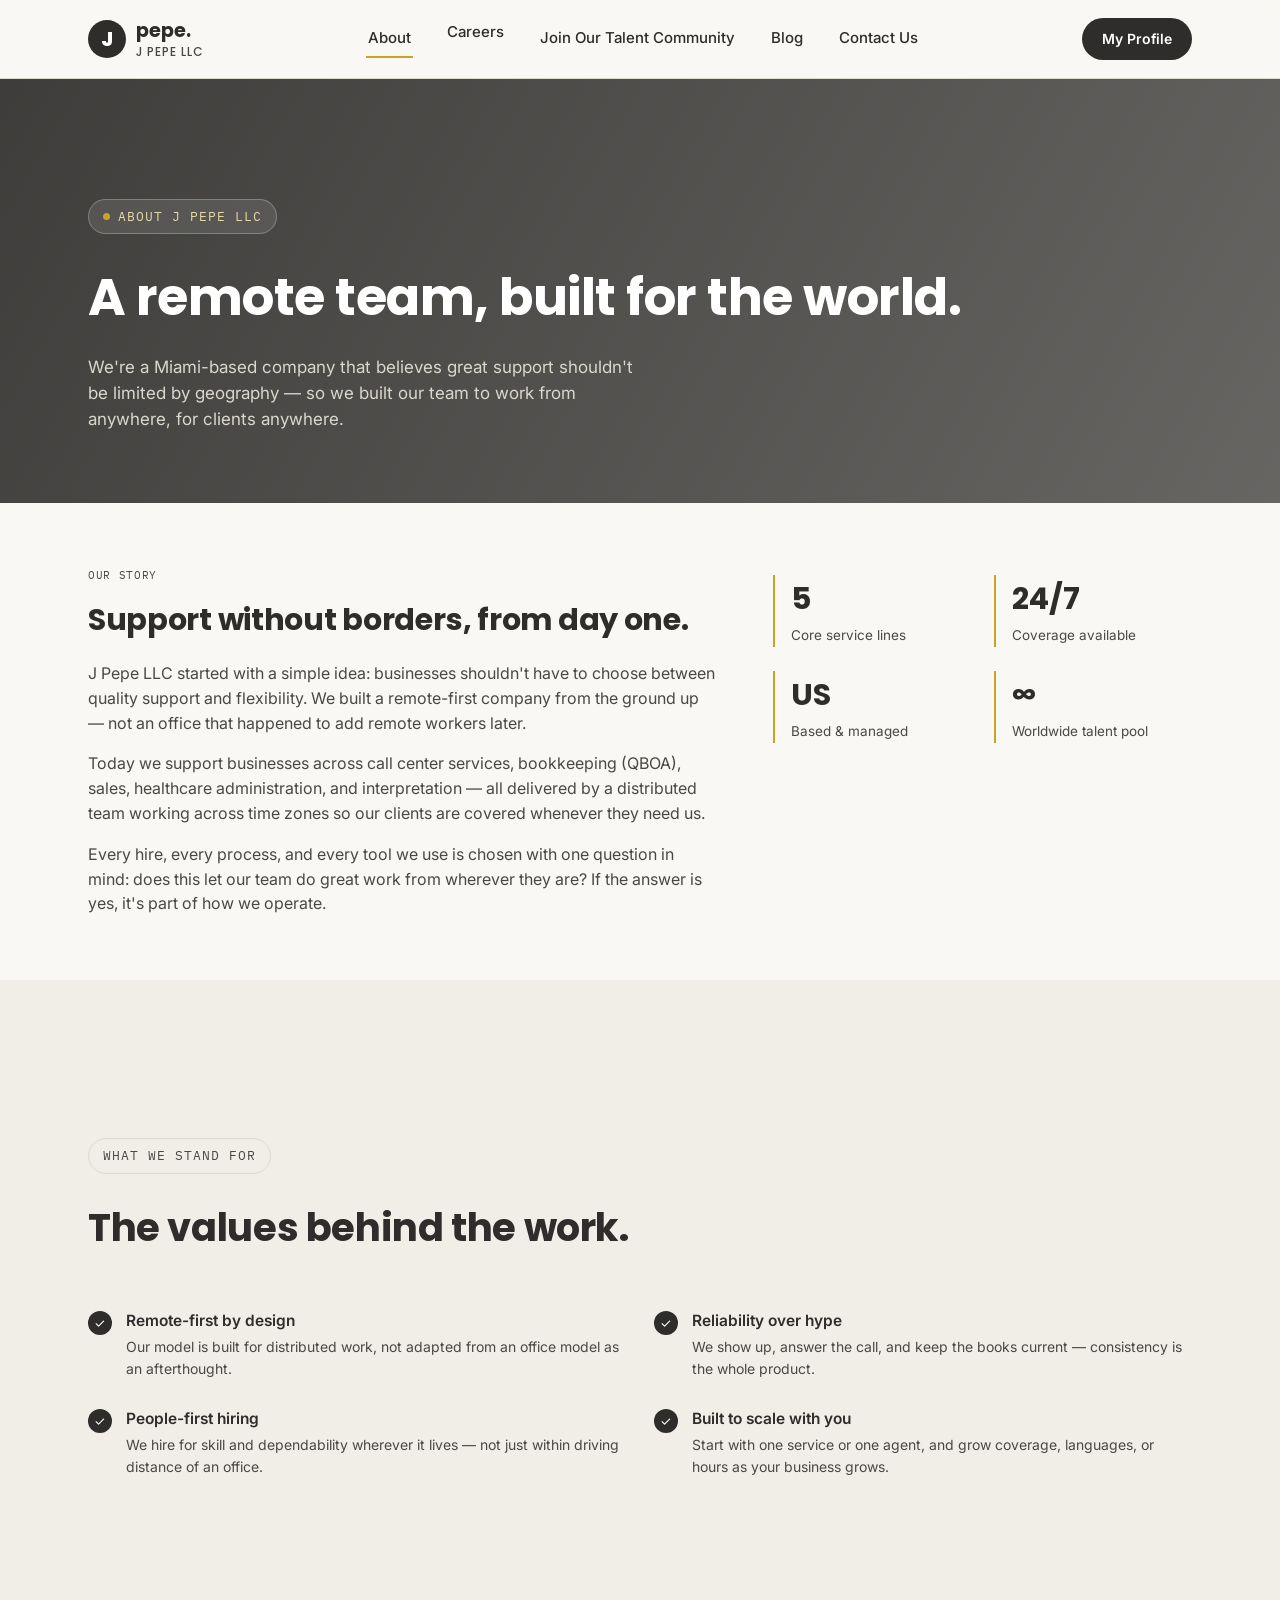
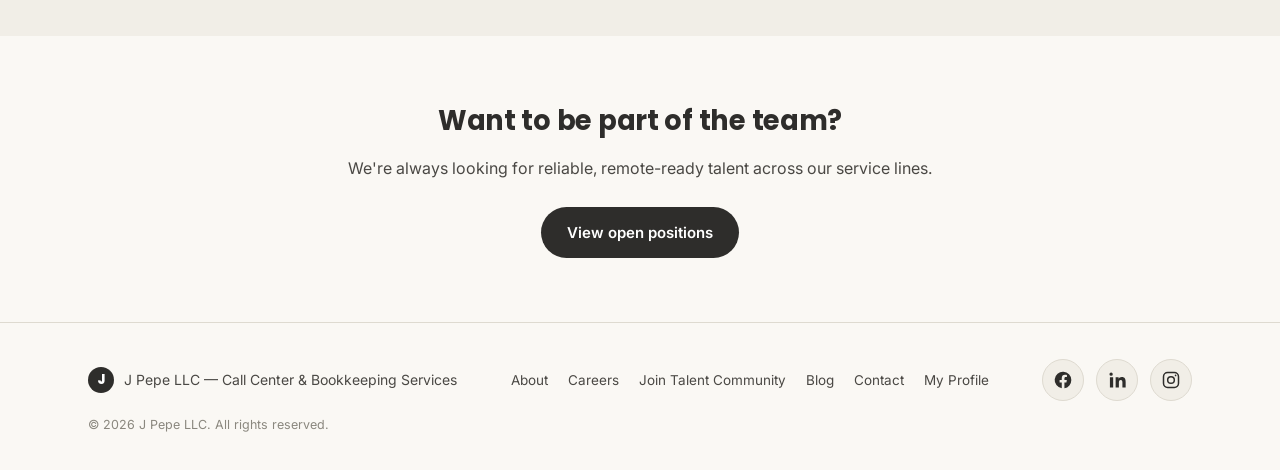
<file: about.html>
<!DOCTYPE html>
<html lang="en">
<head>
<meta charset="UTF-8">
<meta name="viewport" content="width=device-width, initial-scale=1.0">
<title>About Us — J Pepe LLC</title>
<link rel="preconnect" href="https://fonts.googleapis.com">
<link href="https://fonts.googleapis.com/css2?family=Poppins:wght@500;600;700;800&family=Inter:wght@400;500;600&family=IBM+Plex+Mono:wght@400;500&display=swap" rel="stylesheet">
<link rel="stylesheet" href="styles.css">
</head>
<body>

<header>
  <div class="nav">
    <a class="brand" href="index.html">
      <div class="brand-mark">J</div>
      <div class="brand-name">pepe.<span>J PEPE LLC</span></div>
    </a>
    <nav class="links">
      <a href="about.html" style="border-bottom:2px solid var(--gold);">About</a>
      <div class="nav-item">
        <a href="careers.html">Careers</a>
        <div class="nav-dropdown">
          <a href="careers.html#call-center">Call Center Jobs</a>
          <a href="careers.html#bookkeeping">Bookkeeping Jobs</a>
          <a href="careers.html#sales">Sales Jobs</a>
          <a href="careers.html#healthcare">Healthcare Support Jobs</a>
          <a href="careers.html#interpretation">Interpretation Jobs</a>
        </div>
      </div>
      <a href="join-talent-community.html">Join Our Talent Community</a>
      <a href="blog.html">Blog</a>
      <a href="contact.html">Contact Us</a>
    </nav>
    <a class="nav-cta" href="my-profile.html">My Profile</a>
  </div>
</header>

<section class="page-hero">
  <div class="bg" style="background-image:url('https://images.pexels.com/photos/7876755/pexels-photo-7876755.jpeg?auto=compress&cs=tinysrgb&h=800&fit=crop&w=1600');"></div>
  <div class="overlay"></div>
  <div class="wrap">
    <div class="eyebrow"><span class="dot"></span> About J Pepe LLC</div>
    <h1>A remote team, built for the world.</h1>
    <p>We're a Miami-based company that believes great support shouldn't be limited by geography — so we built our team to work from anywhere, for clients anywhere.</p>
  </div>
</section>

<section class="page-content">
  <div class="wrap">
    <div class="about-two-col">
      <div>
        <span class="tag">Our story</span>
        <h2 style="font-size:1.9rem;font-weight:700;margin:12px 0 18px;">Support without borders, from day one.</h2>
        <p style="color:var(--charcoal-soft);font-size:16px;margin-bottom:16px;">J Pepe LLC started with a simple idea: businesses shouldn't have to choose between quality support and flexibility. We built a remote-first company from the ground up — not an office that happened to add remote workers later.</p>
        <p style="color:var(--charcoal-soft);font-size:16px;margin-bottom:16px;">Today we support businesses across call center services, bookkeeping (QBOA), sales, healthcare administration, and interpretation — all delivered by a distributed team working across time zones so our clients are covered whenever they need us.</p>
        <p style="color:var(--charcoal-soft);font-size:16px;">Every hire, every process, and every tool we use is chosen with one question in mind: does this let our team do great work from wherever they are? If the answer is yes, it's part of how we operate.</p>
      </div>
      <div>
        <div class="stat-grid" style="grid-template-columns:1fr 1fr;">
          <div class="stat"><b>5</b><span>Core service lines</span></div>
          <div class="stat"><b>24/7</b><span>Coverage available</span></div>
          <div class="stat"><b>US</b><span>Based &amp; managed</span></div>
          <div class="stat"><b>&#8734;</b><span>Worldwide talent pool</span></div>
        </div>
      </div>
    </div>
  </div>
</section>

<section style="background:var(--card);">
  <div class="wrap" style="padding:70px 28px;">
    <div class="section-head">
      <div class="eyebrow">What we stand for</div>
      <h2>The values behind the work.</h2>
    </div>
    <div class="why-list" style="display:grid;grid-template-columns:1fr 1fr;gap:28px;">
      <div class="why-item">
        <div class="why-check">&#10003;</div>
        <div><h4>Remote-first by design</h4><p>Our model is built for distributed work, not adapted from an office model as an afterthought.</p></div>
      </div>
      <div class="why-item">
        <div class="why-check">&#10003;</div>
        <div><h4>Reliability over hype</h4><p>We show up, answer the call, and keep the books current — consistency is the whole product.</p></div>
      </div>
      <div class="why-item">
        <div class="why-check">&#10003;</div>
        <div><h4>People-first hiring</h4><p>We hire for skill and dependability wherever it lives — not just within driving distance of an office.</p></div>
      </div>
      <div class="why-item">
        <div class="why-check">&#10003;</div>
        <div><h4>Built to scale with you</h4><p>Start with one service or one agent, and grow coverage, languages, or hours as your business grows.</p></div>
      </div>
    </div>
  </div>
</section>

<section class="page-content" style="text-align:center;">
  <div class="wrap">
    <h2 style="font-size:1.7rem;font-weight:700;margin-bottom:14px;">Want to be part of the team?</h2>
    <p style="color:var(--charcoal-soft);margin-bottom:26px;">We're always looking for reliable, remote-ready talent across our service lines.</p>
    <a class="btn btn-primary" href="careers.html">View open positions</a>
  </div>
</section>

<footer>
  <div class="wrap footer-grid">
    <div class="footer-brand">
      <div class="brand-mark">J</div>
      J Pepe LLC — Call Center &amp; Bookkeeping Services
    </div>
    <nav class="footer-links">
      <a href="about.html">About</a>
      <a href="careers.html">Careers</a>
      <a href="join-talent-community.html">Join Talent Community</a>
      <a href="blog.html">Blog</a>
      <a href="contact.html">Contact</a>
      <a href="my-profile.html">My Profile</a>
    </nav>
        <div class="social-links">
      <a href="https://www.facebook.com/profile.php?id=61592609800990" target="_blank" rel="noopener" aria-label="Facebook"><svg viewBox="0 0 24 24" class="icon-solid"><path d="M22 12a10 10 0 1 0-11.5 9.9v-7H7.9V12h2.6V9.8c0-2.6 1.5-4 3.9-4 1.1 0 2.3.2 2.3.2v2.5h-1.3c-1.3 0-1.7.8-1.7 1.6V12h2.9l-.5 2.9h-2.4v7A10 10 0 0 0 22 12z"/></svg></a>
      <a href="https://www.linkedin.com/company/143136119" target="_blank" rel="noopener" aria-label="LinkedIn"><svg viewBox="0 0 24 24" class="icon-solid"><path d="M6.94 5a2 2 0 1 1-4 0 2 2 0 0 1 4 0zM3.5 8.75h3.9V21H3.5V8.75zm6.7 0h3.74v1.68h.05c.52-.98 1.8-2.02 3.7-2.02 3.96 0 4.69 2.6 4.69 6V21h-3.9v-5.9c0-1.4-.02-3.2-1.95-3.2-1.96 0-2.26 1.53-2.26 3.1V21h-3.9V8.75z"/></svg></a>
      <a href="https://www.instagram.com/jpepellc?igsh=MWVrbzdzMzEwNG1zZw==" target="_blank" rel="noopener" aria-label="Instagram"><svg viewBox="0 0 24 24" class="icon-outline" stroke-width="1.8" stroke-linecap="round" stroke-linejoin="round"><rect x="3" y="3" width="18" height="18" rx="5"/><circle cx="12" cy="12" r="4"/><circle cx="17.5" cy="6.5" r="1" fill="var(--charcoal)" stroke="none"/></svg></a>
    </div>
    <div class="fine">&copy; <span id="year"></span> J Pepe LLC. All rights reserved.</div>
  </div>
</footer>

<script>
  document.getElementById('year').textContent = new Date().getFullYear();
</script>

</body>
</html>
</file>
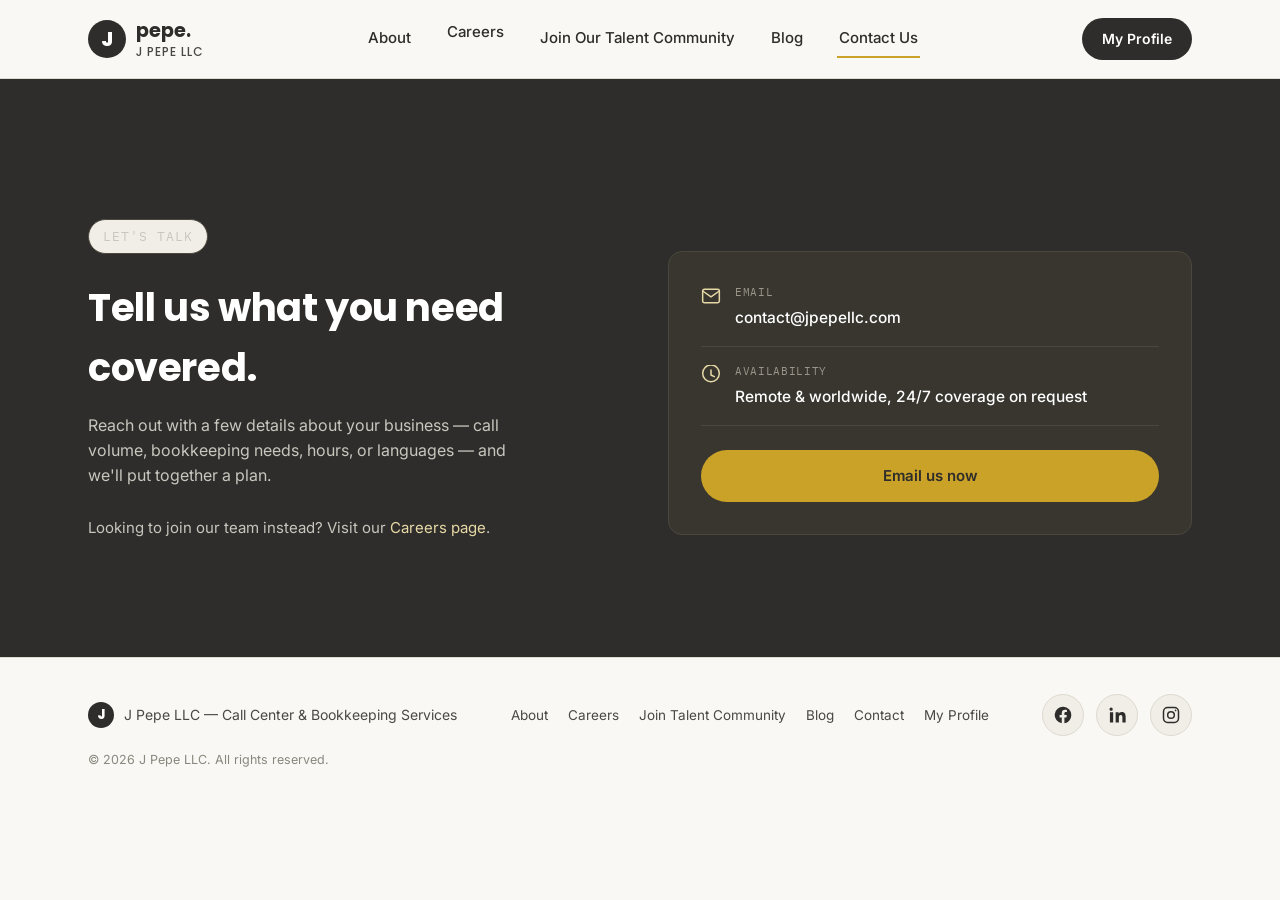
<file: contact.html>
<!DOCTYPE html>
<html lang="en">
<head>
<meta charset="UTF-8">
<meta name="viewport" content="width=device-width, initial-scale=1.0">
<title>Contact Us — J Pepe LLC</title>
<link rel="preconnect" href="https://fonts.googleapis.com">
<link href="https://fonts.googleapis.com/css2?family=Poppins:wght@500;600;700;800&family=Inter:wght@400;500;600&family=IBM+Plex+Mono:wght@400;500&display=swap" rel="stylesheet">
<link rel="stylesheet" href="styles.css">
</head>
<body>

<header>
  <div class="nav">
    <a class="brand" href="index.html">
      <div class="brand-mark">J</div>
      <div class="brand-name">pepe.<span>J PEPE LLC</span></div>
    </a>
    <nav class="links">
      <a href="about.html">About</a>
      <div class="nav-item">
        <a href="careers.html">Careers</a>
        <div class="nav-dropdown">
          <a href="careers.html#call-center">Call Center Jobs</a>
          <a href="careers.html#bookkeeping">Bookkeeping Jobs</a>
          <a href="careers.html#sales">Sales Jobs</a>
          <a href="careers.html#healthcare">Healthcare Support Jobs</a>
          <a href="careers.html#interpretation">Interpretation Jobs</a>
        </div>
      </div>
      <a href="join-talent-community.html">Join Our Talent Community</a>
      <a href="blog.html">Blog</a>
      <a href="contact.html" style="border-bottom:2px solid var(--gold);">Contact Us</a>
    </nav>
    <a class="nav-cta" href="my-profile.html">My Profile</a>
  </div>
</header>

<section class="contact" id="contact" style="padding:140px 0 90px;">
  <div class="wrap">
    <div>
      <div class="eyebrow" style="border-color:#4a473d;color:#C9C6BE;">Let's talk</div>
      <h2 style="font-size:clamp(1.8rem,3vw,2.4rem);font-weight:700;margin-bottom:16px;">Tell us what you need covered.</h2>
      <p style="color:#C9C6BE;font-size:16px;margin-bottom:28px;max-width:440px;">Reach out with a few details about your business — call volume, bookkeeping needs, hours, or languages — and we'll put together a plan.</p>
      <p style="color:#C9C6BE;font-size:15px;">Looking to join our team instead? Visit our <a href="careers.html" style="color:var(--gold-dim);">Careers page</a>.</p>
    </div>
    <div class="contact-card">
      <div class="contact-row">
        <svg viewBox="0 0 24 24" fill="none" stroke-width="1.8" stroke-linecap="round" stroke-linejoin="round"><path d="M22 6l-10 7L2 6"/><rect x="2" y="4" width="20" height="16" rx="2"/></svg>
        <div><span class="label">Email</span><span class="value">contact@jpepellc.com</span></div>
      </div>
      <div class="contact-row">
        <svg viewBox="0 0 24 24" fill="none" stroke-width="1.8" stroke-linecap="round" stroke-linejoin="round"><circle cx="12" cy="10" r="10"/><path d="M12 6v6l4 2"/></svg>
        <div><span class="label">Availability</span><span class="value">Remote &amp; worldwide, 24/7 coverage on request</span></div>
      </div>
      <a class="btn btn-primary" href="mailto:contact@jpepellc.com?subject=Service%20Inquiry%20-%20J%20Pepe%20LLC">Email us now</a>
    </div>
  </div>
</section>

<footer>
  <div class="wrap footer-grid">
    <div class="footer-brand">
      <div class="brand-mark">J</div>
      J Pepe LLC — Call Center &amp; Bookkeeping Services
    </div>
    <nav class="footer-links">
      <a href="about.html">About</a>
      <a href="careers.html">Careers</a>
      <a href="join-talent-community.html">Join Talent Community</a>
      <a href="blog.html">Blog</a>
      <a href="contact.html">Contact</a>
      <a href="my-profile.html">My Profile</a>
    </nav>
        <div class="social-links">
      <a href="https://www.facebook.com/profile.php?id=61592609800990" target="_blank" rel="noopener" aria-label="Facebook"><svg viewBox="0 0 24 24" class="icon-solid"><path d="M22 12a10 10 0 1 0-11.5 9.9v-7H7.9V12h2.6V9.8c0-2.6 1.5-4 3.9-4 1.1 0 2.3.2 2.3.2v2.5h-1.3c-1.3 0-1.7.8-1.7 1.6V12h2.9l-.5 2.9h-2.4v7A10 10 0 0 0 22 12z"/></svg></a>
      <a href="https://www.linkedin.com/company/143136119" target="_blank" rel="noopener" aria-label="LinkedIn"><svg viewBox="0 0 24 24" class="icon-solid"><path d="M6.94 5a2 2 0 1 1-4 0 2 2 0 0 1 4 0zM3.5 8.75h3.9V21H3.5V8.75zm6.7 0h3.74v1.68h.05c.52-.98 1.8-2.02 3.7-2.02 3.96 0 4.69 2.6 4.69 6V21h-3.9v-5.9c0-1.4-.02-3.2-1.95-3.2-1.96 0-2.26 1.53-2.26 3.1V21h-3.9V8.75z"/></svg></a>
      <a href="https://www.instagram.com/jpepellc?igsh=MWVrbzdzMzEwNG1zZw==" target="_blank" rel="noopener" aria-label="Instagram"><svg viewBox="0 0 24 24" class="icon-outline" stroke-width="1.8" stroke-linecap="round" stroke-linejoin="round"><rect x="3" y="3" width="18" height="18" rx="5"/><circle cx="12" cy="12" r="4"/><circle cx="17.5" cy="6.5" r="1" fill="var(--charcoal)" stroke="none"/></svg></a>
    </div>
    <div class="fine">&copy; <span id="year"></span> J Pepe LLC. All rights reserved.</div>
  </div>
</footer>

<script>
  document.getElementById('year').textContent = new Date().getFullYear();
</script>

</body>
</html>
</file>
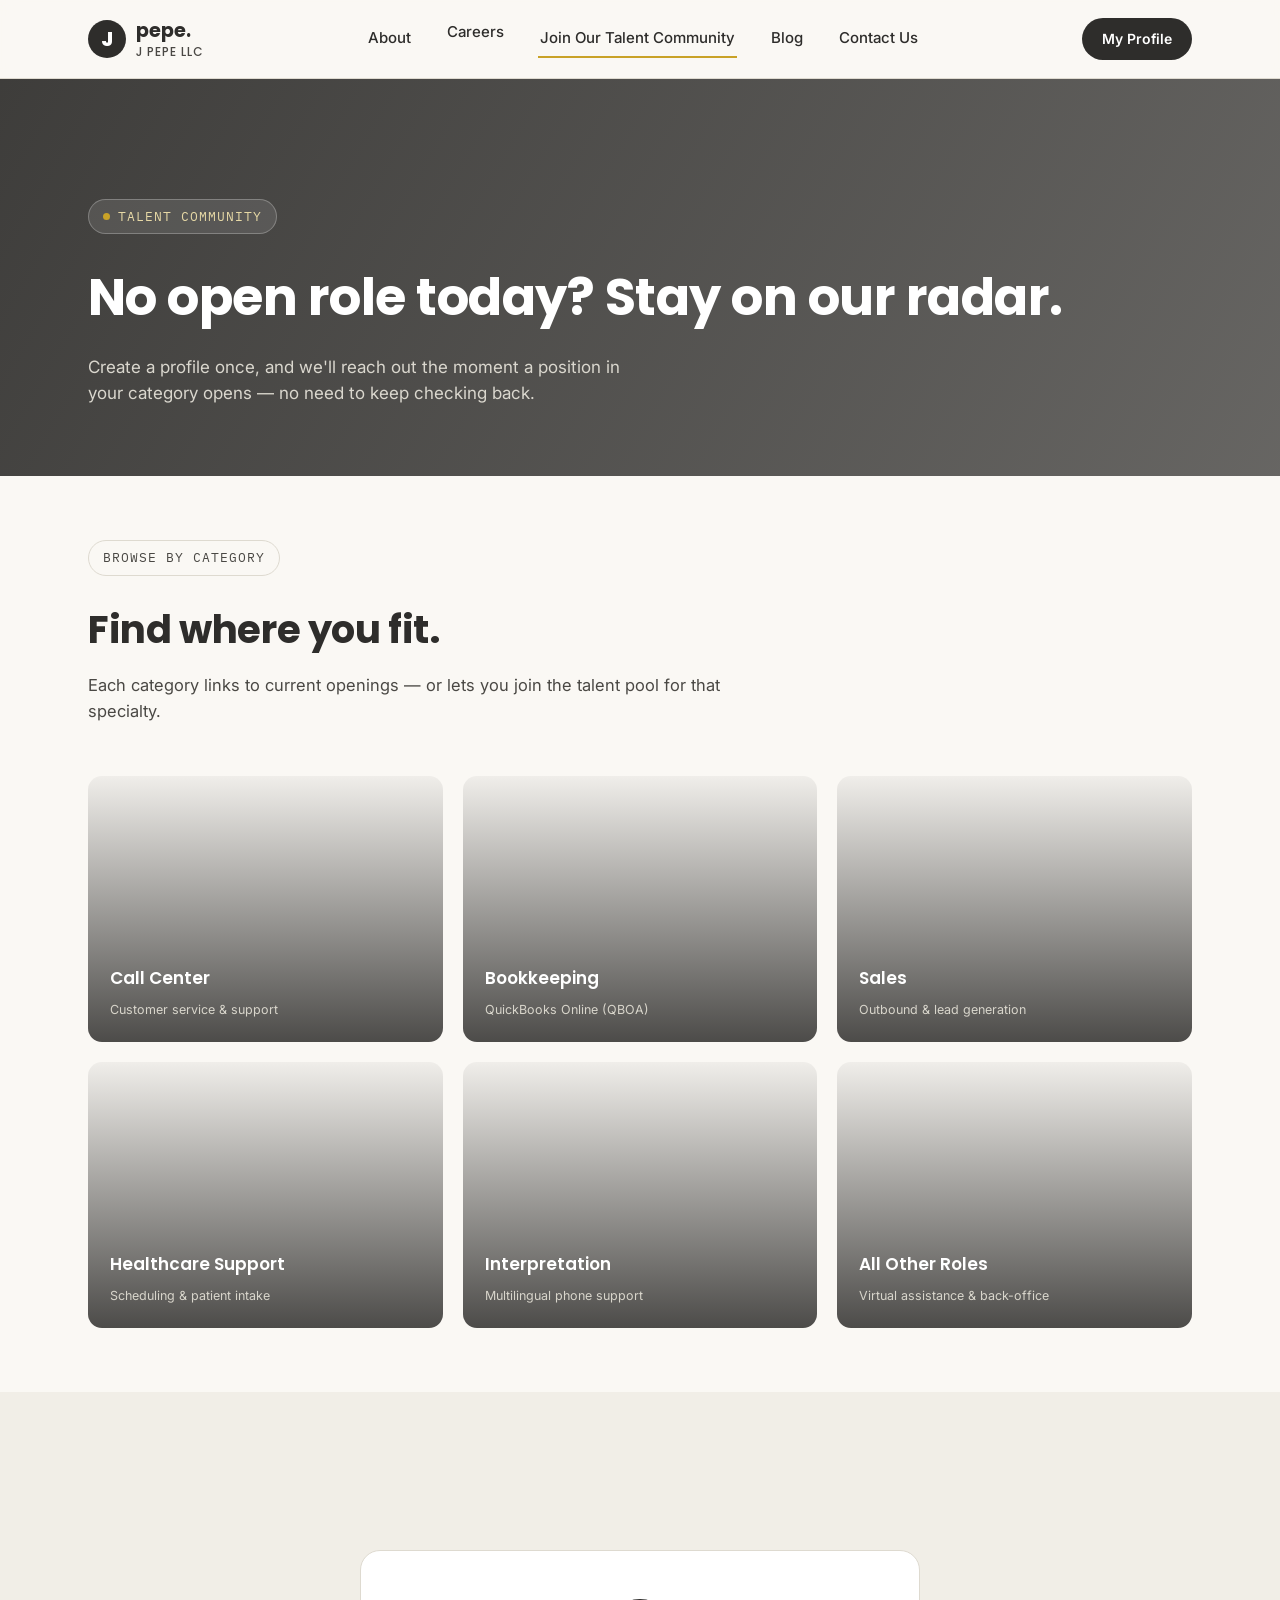
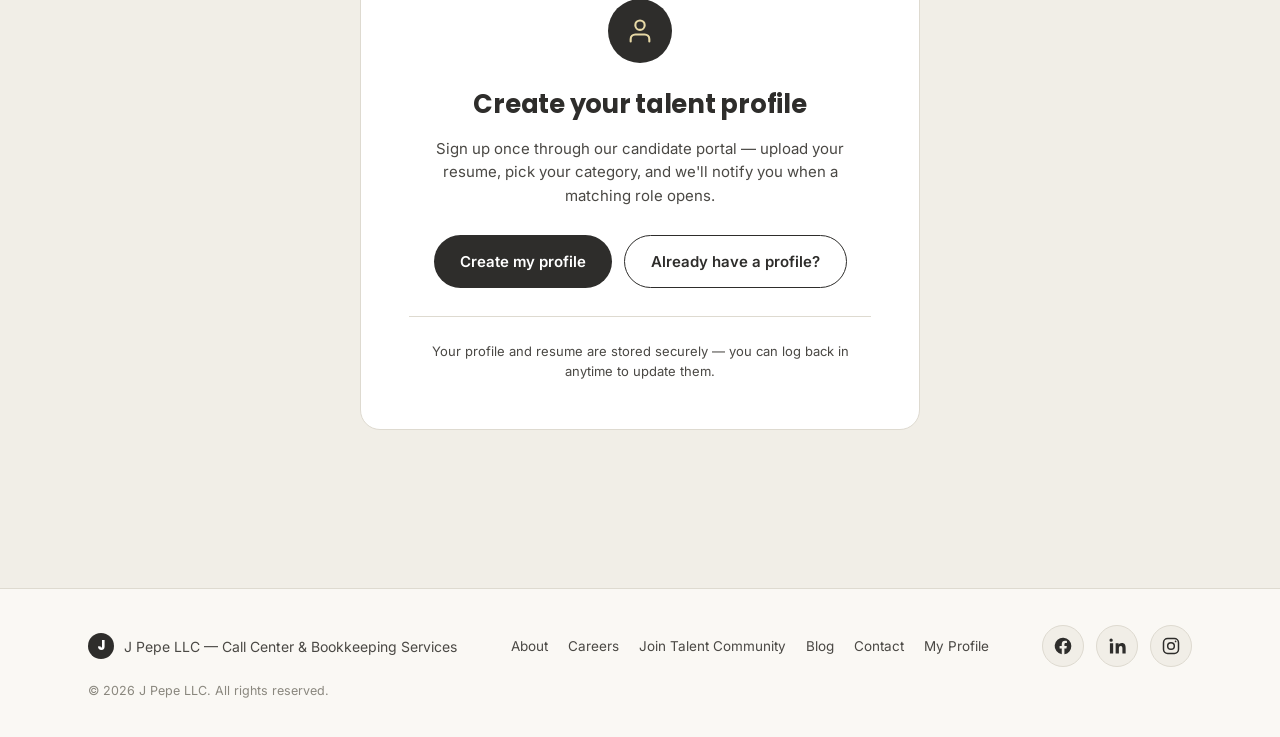
<file: join-talent-community.html>
<!DOCTYPE html>
<html lang="en">
<head>
<meta charset="UTF-8">
<meta name="viewport" content="width=device-width, initial-scale=1.0">
<title>Join Our Talent Community — J Pepe LLC</title>
<link rel="preconnect" href="https://fonts.googleapis.com">
<link href="https://fonts.googleapis.com/css2?family=Poppins:wght@500;600;700;800&family=Inter:wght@400;500;600&family=IBM+Plex+Mono:wght@400;500&display=swap" rel="stylesheet">
<link rel="stylesheet" href="styles.css">
</head>
<body>

<header>
  <div class="nav">
    <a class="brand" href="index.html">
      <div class="brand-mark">J</div>
      <div class="brand-name">pepe.<span>J PEPE LLC</span></div>
    </a>
    <nav class="links">
      <a href="about.html">About</a>
      <div class="nav-item">
        <a href="careers.html">Careers</a>
        <div class="nav-dropdown">
          <a href="careers.html#call-center">Call Center Jobs</a>
          <a href="careers.html#bookkeeping">Bookkeeping Jobs</a>
          <a href="careers.html#sales">Sales Jobs</a>
          <a href="careers.html#healthcare">Healthcare Support Jobs</a>
          <a href="careers.html#interpretation">Interpretation Jobs</a>
        </div>
      </div>
      <a href="join-talent-community.html" style="border-bottom:2px solid var(--gold);">Join Our Talent Community</a>
      <a href="blog.html">Blog</a>
      <a href="contact.html">Contact Us</a>
    </nav>
    <a class="nav-cta" href="my-profile.html">My Profile</a>
  </div>
</header>

<section class="page-hero">
  <div class="bg" style="background-image:url('https://images.pexels.com/photos/7693153/pexels-photo-7693153.jpeg?auto=compress&cs=tinysrgb&h=800&fit=crop&w=1600');"></div>
  <div class="overlay"></div>
  <div class="wrap">
    <div class="eyebrow"><span class="dot"></span> Talent Community</div>
    <h1>No open role today? Stay on our radar.</h1>
    <p>Create a profile once, and we'll reach out the moment a position in your category opens — no need to keep checking back.</p>
  </div>
</section>

<section class="page-content">
  <div class="wrap">
    <div class="section-head">
      <div class="eyebrow">Browse by category</div>
      <h2>Find where you fit.</h2>
      <p>Each category links to current openings — or lets you join the talent pool for that specialty.</p>
    </div>

    <div class="cat-grid">
      <a class="cat-card" href="careers.html#call-center">
        <div class="cat-bg" style="background-image:url('https://images.pexels.com/photos/8204396/pexels-photo-8204396.jpeg?auto=compress&cs=tinysrgb&h=600&fit=crop&w=800');"></div>
        <div class="cat-overlay"></div>
        <div class="cat-label"><h4>Call Center</h4><span>Customer service &amp; support</span></div>
      </a>
      <a class="cat-card" href="careers.html#bookkeeping">
        <div class="cat-bg" style="background-image:url('https://images.pexels.com/photos/16098005/pexels-photo-16098005.jpeg?auto=compress&cs=tinysrgb&h=600&fit=crop&w=800');"></div>
        <div class="cat-overlay"></div>
        <div class="cat-label"><h4>Bookkeeping</h4><span>QuickBooks Online (QBOA)</span></div>
      </a>
      <a class="cat-card" href="careers.html#sales">
        <div class="cat-bg" style="background-image:url('https://images.pexels.com/photos/7693153/pexels-photo-7693153.jpeg?auto=compress&cs=tinysrgb&h=600&fit=crop&w=800');"></div>
        <div class="cat-overlay"></div>
        <div class="cat-label"><h4>Sales</h4><span>Outbound &amp; lead generation</span></div>
      </a>
      <a class="cat-card" href="careers.html#healthcare">
        <div class="cat-bg" style="background-image:url('https://images.pexels.com/photos/6627864/pexels-photo-6627864.jpeg?auto=compress&cs=tinysrgb&h=600&fit=crop&w=800');"></div>
        <div class="cat-overlay"></div>
        <div class="cat-label"><h4>Healthcare Support</h4><span>Scheduling &amp; patient intake</span></div>
      </a>
      <a class="cat-card" href="careers.html#interpretation">
        <div class="cat-bg" style="background-image:url('https://images.pexels.com/photos/7709190/pexels-photo-7709190.jpeg?auto=compress&cs=tinysrgb&h=600&fit=crop&w=800');"></div>
        <div class="cat-overlay"></div>
        <div class="cat-label"><h4>Interpretation</h4><span>Multilingual phone support</span></div>
      </a>
      <a class="cat-card" href="careers.html">
        <div class="cat-bg" style="background-image:url('https://images.pexels.com/photos/7876755/pexels-photo-7876755.jpeg?auto=compress&cs=tinysrgb&h=600&fit=crop&w=800');"></div>
        <div class="cat-overlay"></div>
        <div class="cat-label"><h4>All Other Roles</h4><span>Virtual assistance &amp; back-office</span></div>
      </a>
    </div>
  </div>
</section>

<section style="background:var(--card);">
  <div class="wrap" style="padding:70px 28px;">
    <div class="profile-card">
      <div class="profile-icon"><svg viewBox="0 0 24 24" fill="none" stroke-width="1.8" stroke-linecap="round" stroke-linejoin="round"><path d="M20 21v-2a4 4 0 0 0-4-4H8a4 4 0 0 0-4 4v2"/><circle cx="12" cy="7" r="4"/></svg></div>
      <h2>Create your talent profile</h2>
      <p>Sign up once through our candidate portal — upload your resume, pick your category, and we'll notify you when a matching role opens.</p>
      <div class="profile-actions">
        <a class="btn btn-primary" href="sign-up.html">Create my profile</a>
        <a class="btn btn-ghost" href="my-profile.html">Already have a profile?</a>
      </div>
      <div class="profile-note">Your profile and resume are stored securely — you can log back in anytime to update them.</div>
    </div>
  </div>
</section>

<footer>
  <div class="wrap footer-grid">
    <div class="footer-brand">
      <div class="brand-mark">J</div>
      J Pepe LLC — Call Center &amp; Bookkeeping Services
    </div>
    <nav class="footer-links">
      <a href="about.html">About</a>
      <a href="careers.html">Careers</a>
      <a href="join-talent-community.html">Join Talent Community</a>
      <a href="blog.html">Blog</a>
      <a href="contact.html">Contact</a>
      <a href="my-profile.html">My Profile</a>
    </nav>
        <div class="social-links">
      <a href="https://www.facebook.com/profile.php?id=61592609800990" target="_blank" rel="noopener" aria-label="Facebook"><svg viewBox="0 0 24 24" class="icon-solid"><path d="M22 12a10 10 0 1 0-11.5 9.9v-7H7.9V12h2.6V9.8c0-2.6 1.5-4 3.9-4 1.1 0 2.3.2 2.3.2v2.5h-1.3c-1.3 0-1.7.8-1.7 1.6V12h2.9l-.5 2.9h-2.4v7A10 10 0 0 0 22 12z"/></svg></a>
      <a href="https://www.linkedin.com/company/143136119" target="_blank" rel="noopener" aria-label="LinkedIn"><svg viewBox="0 0 24 24" class="icon-solid"><path d="M6.94 5a2 2 0 1 1-4 0 2 2 0 0 1 4 0zM3.5 8.75h3.9V21H3.5V8.75zm6.7 0h3.74v1.68h.05c.52-.98 1.8-2.02 3.7-2.02 3.96 0 4.69 2.6 4.69 6V21h-3.9v-5.9c0-1.4-.02-3.2-1.95-3.2-1.96 0-2.26 1.53-2.26 3.1V21h-3.9V8.75z"/></svg></a>
      <a href="https://www.instagram.com/jpepellc?igsh=MWVrbzdzMzEwNG1zZw==" target="_blank" rel="noopener" aria-label="Instagram"><svg viewBox="0 0 24 24" class="icon-outline" stroke-width="1.8" stroke-linecap="round" stroke-linejoin="round"><rect x="3" y="3" width="18" height="18" rx="5"/><circle cx="12" cy="12" r="4"/><circle cx="17.5" cy="6.5" r="1" fill="var(--charcoal)" stroke="none"/></svg></a>
    </div>
    <div class="fine">&copy; <span id="year"></span> J Pepe LLC. All rights reserved.</div>
  </div>
</footer>

<script>
  document.getElementById('year').textContent = new Date().getFullYear();
</script>

</body>
</html>
</file>
<file: styles.css>
:root{
    --charcoal:#2E2D2B;
    --charcoal-soft:#4A4844;
    --cream:#FAF8F4;
    --card:#F1EEE7;
    --gold:#C9A227;
    --gold-dim:#E7D9A6;
    --line:#DEDAD0;
    --radius:14px;
  }
  *{margin:0;padding:0;box-sizing:border-box;}
  html{scroll-behavior:smooth;}
  body{
    font-family:'Inter',sans-serif;
    background:var(--cream);
    color:var(--charcoal);
    line-height:1.55;
    -webkit-font-smoothing:antialiased;
  }
  h1,h2,h3,.display{
    font-family:'Poppins',sans-serif;
    letter-spacing:-0.01em;
  }
  .mono{font-family:'IBM Plex Mono',monospace;}
  a{color:inherit;text-decoration:none;}
  img{max-width:100%;display:block;}
  .wrap{max-width:1160px;margin:0 auto;padding:0 28px;}

  /* focus visibility */
  a:focus-visible, button:focus-visible{outline:3px solid var(--gold);outline-offset:3px;}

  @media (prefers-reduced-motion: reduce){
    *{animation:none !important; transition:none !important;}
  }

  /* Header */
  header{
    position:sticky;top:0;z-index:50;
    background:rgba(250,248,244,0.92);
    backdrop-filter:blur(8px);
    border-bottom:1px solid var(--line);
  }
  .nav{
    display:flex;align-items:center;justify-content:space-between;
    padding:16px 28px;max-width:1160px;margin:0 auto;
  }
  .brand{display:flex;align-items:center;gap:10px;}
  .brand-mark{
    width:38px;height:38px;border-radius:50%;
    background:var(--charcoal);
    display:flex;align-items:center;justify-content:center;
    color:#fff;font-family:'Poppins',sans-serif;font-weight:800;font-size:20px;
    flex-shrink:0;
  }
  .brand-name{font-family:'Poppins',sans-serif;font-weight:700;font-size:19px;}
  .brand-name span{font-weight:500;color:var(--charcoal-soft);font-size:12px;letter-spacing:0.08em;display:block;margin-top:-2px;}
  nav.links{display:flex;gap:32px;font-size:15px;font-weight:500;}
  nav.links a{padding:6px 2px;border-bottom:2px solid transparent;transition:border-color .2s;}
  nav.links a:hover{border-color:var(--gold);}
  .nav-cta{
    background:var(--charcoal);color:#fff;padding:10px 20px;border-radius:100px;
    font-size:14px;font-weight:600;white-space:nowrap;
  }
  .nav-cta:hover{background:var(--gold);color:var(--charcoal);}
  .mobile-toggle{display:none;}

  /* Hero */
  .hero{padding:88px 0 64px;position:relative;overflow:hidden;}
  .hero .wrap{display:grid;grid-template-columns:1.15fr 0.85fr;gap:56px;align-items:center;}
  .eyebrow{
    display:inline-flex;align-items:center;gap:8px;
    font-family:'IBM Plex Mono',monospace;font-size:12.5px;letter-spacing:0.08em;text-transform:uppercase;
    color:var(--charcoal-soft);background:var(--card);border:1px solid var(--line);
    padding:7px 14px;border-radius:100px;margin-bottom:24px;
  }
  .eyebrow .dot{width:7px;height:7px;border-radius:50%;background:var(--gold);animation:pulse 2s infinite;}
  @keyframes pulse{0%,100%{opacity:1;}50%{opacity:.35;}}
  .hero h1{
    font-size:clamp(2.4rem, 4.6vw, 3.9rem);
    font-weight:700;line-height:1.06;margin-bottom:22px;
  }
  .hero h1 em{font-style:normal;color:var(--gold);}
  .hero p.lede{font-size:18px;color:var(--charcoal-soft);max-width:520px;margin-bottom:32px;}
  .cta-row{display:flex;gap:14px;flex-wrap:wrap;}
  .btn{
    display:inline-flex;align-items:center;gap:8px;
    padding:14px 26px;border-radius:100px;font-weight:600;font-size:15px;
    transition:transform .15s ease, background .2s ease;
  }
  .btn-primary{background:var(--charcoal);color:#fff;}
  .btn-primary:hover{background:var(--gold);color:var(--charcoal);transform:translateY(-2px);}
  .btn-ghost{border:1.5px solid var(--charcoal);color:var(--charcoal);}
  .btn-ghost:hover{background:var(--charcoal);color:#fff;transform:translateY(-2px);}

  /* Hero visual: globe/orbit */
  .hero-visual{position:relative;aspect-ratio:1/1;max-width:400px;justify-self:end;}
  .orbit-ring{
    position:absolute;border:1px solid var(--line);border-radius:50%;
    top:50%;left:50%;transform:translate(-50%,-50%);
  }
  .orbit-ring.r1{width:100%;height:100%;}
  .orbit-ring.r2{width:72%;height:72%;border-style:dashed;}
  .hero-core{
    position:absolute;top:50%;left:50%;transform:translate(-50%,-50%);
    width:44%;height:44%;border-radius:50%;background:var(--charcoal);
    display:flex;align-items:center;justify-content:center;
    box-shadow:0 20px 50px -10px rgba(46,45,43,0.35);
  }
  .hero-core span{color:#fff;font-family:'Poppins',sans-serif;font-weight:800;font-size:15%;font-size:2.6rem;}
  .orbit-chip{
    position:absolute;background:#fff;border:1px solid var(--line);border-radius:100px;
    padding:7px 13px;font-size:12.5px;font-weight:600;box-shadow:0 6px 16px rgba(46,45,43,0.08);
    display:flex;align-items:center;gap:6px;animation:float 6s ease-in-out infinite;
  }
  .orbit-chip .dot{width:6px;height:6px;border-radius:50%;background:var(--gold);}
  .oc1{top:4%;left:6%;animation-delay:0s;}
  .oc2{top:12%;right:0%;animation-delay:1.5s;}
  .oc3{bottom:8%;left:0%;animation-delay:3s;}
  .oc4{bottom:0%;right:10%;animation-delay:4.5s;}
  @keyframes float{0%,100%{transform:translateY(0);}50%{transform:translateY(-8px);}}

  /* Timezone ticker (signature element) */
  .tz-band{
    background:var(--charcoal);color:#fff;padding:26px 0;
    border-top:1px solid #201f1d;border-bottom:1px solid #201f1d;
  }
  .tz-band .wrap{display:flex;flex-wrap:wrap;gap:0;justify-content:space-between;align-items:center;}
  .tz-label{
    font-family:'IBM Plex Mono',monospace;font-size:12px;letter-spacing:0.08em;text-transform:uppercase;
    color:var(--gold-dim);margin-right:24px;
  }
  .tz-list{display:flex;flex-wrap:wrap;gap:28px;flex:1;}
  .tz-item{display:flex;flex-direction:column;gap:2px;}
  .tz-city{font-family:'Poppins',sans-serif;font-weight:600;font-size:14px;}
  .tz-time{font-family:'IBM Plex Mono',monospace;font-size:13px;color:#C9C6BE;}

  /* Section shared */
  section{padding:88px 0;}
  .section-head{max-width:640px;margin-bottom:52px;}
  .section-head .eyebrow{background:transparent;border-color:var(--line);}
  .section-head h2{font-size:clamp(1.8rem,3vw,2.5rem);font-weight:700;margin-bottom:14px;}
  .section-head p{color:var(--charcoal-soft);font-size:16.5px;}

  /* Services grid */
  .services-grid{display:grid;grid-template-columns:repeat(3,1fr);gap:22px;}
  .service-card{
    background:#fff;border:1px solid var(--line);border-radius:var(--radius);
    padding:30px 26px;transition:transform .2s ease, box-shadow .2s ease, border-color .2s ease;
  }
  .service-card:hover{transform:translateY(-4px);box-shadow:0 18px 40px -14px rgba(46,45,43,0.18);border-color:var(--gold);}
  .service-icon{
    width:46px;height:46px;border-radius:12px;background:var(--card);
    display:flex;align-items:center;justify-content:center;margin-bottom:18px;
  }
  .service-icon svg{width:22px;height:22px;stroke:var(--charcoal);}
  .service-card h3{font-size:18px;font-weight:600;margin-bottom:10px;}
  .service-card p{color:var(--charcoal-soft);font-size:14.5px;}
  .service-card.featured{background:var(--charcoal);color:#fff;border-color:var(--charcoal);}
  .service-card.featured .service-icon{background:rgba(255,255,255,0.1);}
  .service-card.featured .service-icon svg{stroke:var(--gold-dim);}
  .service-card.featured h3{color:#fff;}
  .service-card.featured p{color:#C9C6BE;}
  .service-card.featured .tag{color:var(--gold-dim);}
  .tag{
    font-family:'IBM Plex Mono',monospace;font-size:11px;letter-spacing:0.06em;text-transform:uppercase;
    color:var(--charcoal-soft);display:block;margin-bottom:8px;
  }

  /* Service detail rows (illustrated) */
  .sd-section{padding:20px 0 40px;}
  .sd-row{
    display:grid;grid-template-columns:0.85fr 1.15fr;gap:56px;align-items:center;
    padding:56px 0;border-bottom:1px solid var(--line);
  }
  .sd-row:last-child{border-bottom:none;}
  .sd-row.reverse{grid-template-columns:1.15fr 0.85fr;}
  .sd-row.reverse .sd-visual{order:2;}
  .sd-row.reverse .sd-content{order:1;}
  .sd-visual{
    position:relative;aspect-ratio:1/1;max-width:320px;margin:0 auto;
  }
  .sd-ring{
    position:absolute;inset:0;border-radius:50%;
    background:linear-gradient(145deg, var(--charcoal), #4A4844);
    display:flex;align-items:center;justify-content:center;
    box-shadow:0 24px 50px -18px rgba(46,45,43,0.4);
  }
  .sd-ring svg{width:38%;height:38%;stroke:var(--gold-dim);}
  .sd-dot{position:absolute;border-radius:50%;background:var(--gold);}
  .sd-dot.d1{width:16px;height:16px;top:2%;right:12%;}
  .sd-dot.d2{width:10px;height:10px;bottom:8%;left:0%;background:var(--card);border:1px solid var(--line);}
  .sd-orbit{
    position:absolute;inset:-14%;border:1px dashed var(--line);border-radius:50%;
  }
  .sd-content .tag{margin-bottom:10px;}
  .sd-content h3{font-family:'Poppins',sans-serif;font-size:1.6rem;font-weight:700;margin-bottom:12px;}
  .sd-content > p{color:var(--charcoal-soft);font-size:15.5px;margin-bottom:20px;max-width:480px;}
  .sd-bullets{list-style:none;display:grid;grid-template-columns:1fr 1fr;gap:12px 20px;}
  .sd-bullets li{display:flex;gap:9px;align-items:flex-start;font-size:14.5px;color:var(--charcoal);}
  .sd-bullets li svg{width:16px;height:16px;stroke:var(--gold);flex-shrink:0;margin-top:2px;}

  @media (max-width:760px){
    .sd-row, .sd-row.reverse{grid-template-columns:1fr;gap:28px;}
    .sd-row.reverse .sd-visual, .sd-row.reverse .sd-content{order:initial;}
    .sd-bullets{grid-template-columns:1fr;}
  }

  .sd-ring.photo{background:none;overflow:hidden;padding:0;}
  .sd-ring.photo img{width:100%;height:100%;object-fit:cover;border-radius:50%;}

  /* About */
  .about{background:var(--card);}
  .about .wrap{display:grid;grid-template-columns:1fr 1fr;gap:64px;align-items:start;}
  .about h2{font-size:clamp(1.8rem,3vw,2.4rem);font-weight:700;margin-bottom:18px;}
  .about p{color:var(--charcoal-soft);font-size:16px;margin-bottom:16px;}
  .stat-grid{display:grid;grid-template-columns:1fr 1fr;gap:24px;margin-top:8px;}
  .stat{border-left:2px solid var(--gold);padding-left:16px;}
  .stat b{display:block;font-family:'Poppins',sans-serif;font-size:1.9rem;font-weight:700;}
  .stat span{color:var(--charcoal-soft);font-size:13.5px;}

  /* Why us list */
  .why-list{display:flex;flex-direction:column;gap:18px;}
  .why-item{display:flex;gap:14px;align-items:flex-start;}
  .why-check{
    width:24px;height:24px;border-radius:50%;background:var(--charcoal);color:#fff;
    display:flex;align-items:center;justify-content:center;flex-shrink:0;font-size:13px;margin-top:2px;
  }
  .why-item h4{font-size:15.5px;font-weight:600;margin-bottom:3px;}
  .why-item p{color:var(--charcoal-soft);font-size:14px;}

  /* Contact */
  .contact{background:var(--charcoal);color:#fff;}
  .contact .wrap{display:grid;grid-template-columns:1fr 1fr;gap:56px;align-items:center;}
  .contact h2{font-size:clamp(1.8rem,3vw,2.4rem);font-weight:700;margin-bottom:16px;}
  .contact p{color:#C9C6BE;font-size:16px;margin-bottom:28px;max-width:440px;}
  .contact-card{
    background:#38362F;border:1px solid #4a473d;border-radius:var(--radius);padding:32px;
  }
  .contact-row{display:flex;gap:14px;align-items:flex-start;padding:16px 0;border-bottom:1px solid #4a473d;}
  .contact-row:last-child{border-bottom:none;padding-bottom:0;}
  .contact-row:first-child{padding-top:0;}
  .contact-row svg{width:20px;height:20px;stroke:var(--gold-dim);flex-shrink:0;margin-top:2px;}
  .contact-row .label{font-family:'IBM Plex Mono',monospace;font-size:11px;letter-spacing:0.06em;text-transform:uppercase;color:#9A968A;display:block;margin-bottom:4px;}
  .contact-row .value{font-size:15.5px;font-weight:500;}
  .contact .btn-primary{background:var(--gold);color:var(--charcoal);margin-top:24px;width:100%;justify-content:center;}
  .contact .btn-primary:hover{background:#fff;}

  /* Footer */
  footer{padding:36px 0;border-top:1px solid var(--line);}
  footer .wrap{display:flex;justify-content:space-between;align-items:center;flex-wrap:wrap;gap:14px;}
  .footer-brand{display:flex;align-items:center;gap:10px;font-size:14px;color:var(--charcoal-soft);}
  .footer-brand .brand-mark{width:26px;height:26px;font-size:13px;}
  footer .fine{font-size:12.5px;color:#8A877E;}

  @media (max-width:900px){
    .hero .wrap{grid-template-columns:1fr;}
    .hero-visual{justify-self:center;margin-top:20px;max-width:280px;}
    .services-grid{grid-template-columns:1fr 1fr;}
    .about .wrap, .contact .wrap{grid-template-columns:1fr;}
    nav.links{display:none;}
  }
  @media (max-width:600px){
    .services-grid{grid-template-columns:1fr;}
    .stat-grid{grid-template-columns:1fr 1fr;}
    .tz-list{gap:18px;}
    .nav-cta{padding:9px 14px;font-size:13px;}
  }
/* ---- Shared multi-page additions ---- */

/* Nav dropdown */
.nav-item{position:relative;}
.nav-dropdown{
  display:none;position:absolute;top:calc(100% + 14px);left:50%;transform:translateX(-50%);
  background:#fff;border:1px solid var(--line);border-radius:12px;padding:10px;min-width:240px;
  box-shadow:0 20px 40px -12px rgba(46,45,43,0.2);
}
.nav-item:hover .nav-dropdown{display:block;}
.nav-dropdown a{display:block;padding:9px 12px;border-radius:8px;font-size:14.5px;font-weight:500;}
.nav-dropdown a:hover{background:var(--card);}

/* Page hero banner (photo background) */
.page-hero{
  position:relative;padding:120px 0 70px;color:#fff;overflow:hidden;
}
.page-hero .bg{
  position:absolute;inset:0;background-size:cover;background-position:center;
}
.page-hero .overlay{
  position:absolute;inset:0;background:linear-gradient(120deg, rgba(46,45,43,0.92), rgba(46,45,43,0.72));
}
.page-hero .wrap{position:relative;z-index:2;}
.page-hero .eyebrow{background:rgba(255,255,255,0.1);border-color:rgba(255,255,255,0.25);color:var(--gold-dim);}
.page-hero h1{font-size:clamp(2rem,4vw,3.2rem);font-weight:700;margin-bottom:16px;}
.page-hero p{font-size:17px;color:#DAD7CE;max-width:560px;}

/* Job listing cards */
.job-list{display:flex;flex-direction:column;gap:14px;}
.job-card{
  display:flex;justify-content:space-between;align-items:center;gap:20px;flex-wrap:wrap;
  background:#fff;border:1px solid var(--line);border-radius:var(--radius);padding:24px 28px;
  transition:border-color .2s ease, transform .2s ease;
}
.job-card:hover{border-color:var(--gold);transform:translateY(-2px);}
.job-card .job-title{font-family:'Poppins',sans-serif;font-weight:600;font-size:17px;margin-bottom:6px;}
.job-card .job-meta{display:flex;gap:14px;flex-wrap:wrap;font-size:13.5px;color:var(--charcoal-soft);}
.job-card .job-meta span{display:flex;align-items:center;gap:5px;}
.job-card .job-cat{
  font-family:'IBM Plex Mono',monospace;font-size:11px;letter-spacing:0.06em;text-transform:uppercase;
  color:var(--gold);background:var(--card);padding:4px 10px;border-radius:100px;margin-bottom:10px;display:inline-block;
}
.job-apply{
  background:var(--charcoal);color:#fff;padding:11px 22px;border-radius:100px;font-size:14px;font-weight:600;white-space:nowrap;
}
.job-apply:hover{background:var(--gold);color:var(--charcoal);}

/* Category grid (Join Our Talent Community) */
.cat-grid{display:grid;grid-template-columns:repeat(3,1fr);gap:20px;}
.cat-card{
  position:relative;border-radius:var(--radius);overflow:hidden;aspect-ratio:4/3;
  display:flex;align-items:flex-end;padding:22px;color:#fff;
}
.cat-card .cat-bg{position:absolute;inset:0;background-size:cover;background-position:center;transition:transform .4s ease;}
.cat-card:hover .cat-bg{transform:scale(1.06);}
.cat-card .cat-overlay{position:absolute;inset:0;background:linear-gradient(180deg, rgba(46,45,43,0.05), rgba(46,45,43,0.85));}
.cat-card .cat-label{position:relative;z-index:2;}
.cat-card .cat-label h4{font-family:'Poppins',sans-serif;font-weight:600;font-size:17px;margin-bottom:4px;}
.cat-card .cat-label span{font-size:12.5px;color:#D8D5CB;}

/* Blog cards */
.blog-grid{display:grid;grid-template-columns:repeat(3,1fr);gap:24px;}
.blog-card{border:1px solid var(--line);border-radius:var(--radius);overflow:hidden;background:#fff;transition:transform .2s ease, box-shadow .2s ease;}
.blog-card:hover{transform:translateY(-4px);box-shadow:0 18px 40px -14px rgba(46,45,43,0.18);}
.blog-card img{width:100%;aspect-ratio:16/10;object-fit:cover;}
.blog-card .blog-body{padding:22px;}
.blog-card .blog-date{font-family:'IBM Plex Mono',monospace;font-size:11.5px;color:var(--charcoal-soft);text-transform:uppercase;letter-spacing:0.05em;margin-bottom:10px;display:block;}
.blog-card h3{font-size:17px;font-weight:600;margin-bottom:8px;}
.blog-card p{font-size:14px;color:var(--charcoal-soft);}

/* Profile / login CTA card */
.profile-card{
  background:#fff;border:1px solid var(--line);border-radius:20px;padding:48px;text-align:center;max-width:560px;margin:0 auto;
}
.profile-card .profile-icon{
  width:64px;height:64px;border-radius:50%;background:var(--charcoal);display:flex;align-items:center;justify-content:center;margin:0 auto 22px;
}
.profile-card .profile-icon svg{width:28px;height:28px;stroke:var(--gold-dim);}
.profile-card h2{font-size:1.6rem;font-weight:700;margin-bottom:12px;}
.profile-card p{color:var(--charcoal-soft);font-size:15px;margin-bottom:28px;}
.profile-actions{display:flex;gap:12px;justify-content:center;flex-wrap:wrap;}
.profile-note{
  margin-top:28px;padding-top:24px;border-top:1px solid var(--line);font-size:13px;color:var(--charcoal-soft);
}

/* Page breadcrumb spacing under sticky header */
.page-content{padding:64px 0;}

@media (max-width:900px){
  .cat-grid, .blog-grid{grid-template-columns:1fr 1fr;}
}
@media (max-width:600px){
  .cat-grid, .blog-grid{grid-template-columns:1fr;}
  .job-card{flex-direction:column;align-items:flex-start;}
  .job-apply{width:100%;text-align:center;}
  .profile-card{padding:32px 22px;}
}

.footer-grid{display:flex;justify-content:space-between;align-items:center;flex-wrap:wrap;gap:16px;}
.footer-links{display:flex;gap:20px;flex-wrap:wrap;font-size:13.5px;}
.footer-links a{color:var(--charcoal-soft);}
.footer-links a:hover{color:var(--charcoal);}
@media (max-width:700px){
  .footer-grid{flex-direction:column;align-items:flex-start;}
}

.about-two-col{display:grid;grid-template-columns:1.2fr 0.8fr;gap:56px;align-items:start;}
@media (max-width:800px){ .about-two-col{grid-template-columns:1fr;} }

/* ---- Auth / Profile forms ---- */
.auth-wrap{max-width:480px;margin:0 auto;padding:130px 28px 80px;}
.form-card{background:#fff;border:1px solid var(--line);border-radius:20px;padding:38px 34px;}
.form-card h1{font-family:'Poppins',sans-serif;font-size:1.55rem;font-weight:700;margin-bottom:8px;}
.form-card .sub{color:var(--charcoal-soft);font-size:14.5px;margin-bottom:26px;}
.form-group{margin-bottom:18px;}
.form-group label{display:block;font-size:13px;font-weight:600;margin-bottom:6px;color:var(--charcoal);}
.form-group input[type="text"],
.form-group input[type="email"],
.form-group input[type="password"],
.form-group input[type="tel"],
.form-group select,
.form-group textarea{
  width:100%;padding:12px 14px;border:1px solid var(--line);border-radius:10px;
  font-family:'Inter',sans-serif;font-size:14.5px;color:var(--charcoal);background:#fff;
  transition:border-color .2s ease;
}
.form-group input:focus, .form-group select:focus, .form-group textarea:focus{
  outline:none;border-color:var(--gold);
}
.form-group textarea{resize:vertical;min-height:90px;}
.form-group .file-drop{
  border:1.5px dashed var(--line);border-radius:10px;padding:20px;text-align:center;
  font-size:13.5px;color:var(--charcoal-soft);cursor:pointer;transition:border-color .2s ease;
}
.form-group .file-drop:hover{border-color:var(--gold);}
.form-submit{width:100%;justify-content:center;margin-top:6px;border:none;cursor:pointer;font-family:'Inter',sans-serif;}
.form-alt{text-align:center;margin-top:22px;font-size:14px;color:var(--charcoal-soft);}
.form-alt a{color:var(--charcoal);font-weight:600;text-decoration:underline;}
.alert-box{
  border-radius:10px;padding:13px 16px;font-size:14px;margin-bottom:20px;display:none;
}
.alert-box.show{display:block;}
.alert-success{background:#EBF6EE;color:#1F6B39;border:1px solid #BFE6CB;}
.alert-error{background:#FBEAEA;color:#B23A3A;border:1px solid #F1C6C6;}
.profile-header{display:flex;justify-content:space-between;align-items:center;margin-bottom:22px;}
.profile-header .user-email{font-size:13.5px;color:var(--charcoal-soft);}
.logout-link{font-size:13.5px;color:var(--charcoal-soft);text-decoration:underline;cursor:pointer;background:none;border:none;font-family:'Inter',sans-serif;}
.resume-current{font-size:13.5px;color:var(--charcoal-soft);margin-top:8px;}
.resume-current a{color:var(--charcoal);text-decoration:underline;}
.spinner{
  display:inline-block;width:16px;height:16px;border:2px solid rgba(255,255,255,0.4);
  border-top-color:#fff;border-radius:50%;animation:spin .7s linear infinite;margin-right:8px;vertical-align:-3px;
}
@keyframes spin{to{transform:rotate(360deg);}}

/* ---- Job detail page ---- */
.job-detail-hero{background:var(--charcoal);color:#fff;padding:130px 0 50px;}
.job-detail-hero .job-cat{background:rgba(255,255,255,0.1);color:var(--gold-dim);}
.job-detail-hero h1{font-family:'Poppins',sans-serif;font-size:clamp(1.7rem,3vw,2.3rem);font-weight:700;margin:14px 0 16px;}
.job-detail-meta{display:flex;gap:22px;flex-wrap:wrap;color:#C9C6BE;font-size:14px;}
.job-detail-meta span{display:flex;align-items:center;gap:6px;}
.job-detail-body{display:grid;grid-template-columns:1.6fr 1fr;gap:48px;padding:56px 0;}
.job-section{margin-bottom:32px;}
.job-section h3{font-family:'Poppins',sans-serif;font-size:1.15rem;font-weight:600;margin-bottom:14px;}
.job-section p{color:var(--charcoal-soft);font-size:15px;line-height:1.7;}
.job-list{list-style:none;}
.job-list li{
  display:flex;gap:10px;align-items:flex-start;font-size:14.5px;color:var(--charcoal);
  margin-bottom:10px;line-height:1.5;
}
.job-list li svg{width:16px;height:16px;stroke:var(--gold);flex-shrink:0;margin-top:3px;}
.job-apply-card{
  background:var(--card);border:1px solid var(--line);border-radius:16px;padding:28px;
  position:sticky;top:100px;height:fit-content;
}
.job-apply-card h4{font-family:'Poppins',sans-serif;font-size:1.05rem;font-weight:600;margin-bottom:14px;}
.job-apply-card .btn{width:100%;justify-content:center;}
@media (max-width:860px){
  .job-detail-body{grid-template-columns:1fr;}
  .job-apply-card{position:static;}
}

/* ---- Status badges ---- */
.status-badge{
  display:inline-block;padding:5px 13px;border-radius:100px;font-size:12px;font-weight:600;
  font-family:'IBM Plex Mono',monospace;text-transform:uppercase;letter-spacing:0.03em;
}
.status-Submitted{background:#EAF1FB;color:#2C5FA8;}
.status-Under-Review{background:#FDF3E0;color:#A9740B;}
.status-Interview{background:#EFE9FB;color:#6B3FB8;}
.status-Offered{background:#E4F7EE;color:#1D8A54;}
.status-Hired{background:#DEF6E4;color:#0F7A3B;}
.status-Rejected{background:#FBEAEA;color:#B23A3A;}

/* ---- Application cards in profile / admin ---- */
.application-card{
  display:flex;justify-content:space-between;align-items:center;gap:16px;flex-wrap:wrap;
  border:1px solid var(--line);border-radius:12px;padding:16px 20px;margin-bottom:12px;background:#fff;
}
.application-card .job-title{font-weight:600;font-size:14.5px;}
.application-card .job-meta{font-size:12.5px;color:var(--charcoal-soft);}

/* ---- Photo upload ---- */
.photo-upload{display:flex;align-items:center;gap:18px;margin-bottom:22px;}
.photo-preview{
  width:76px;height:76px;border-radius:50%;background:var(--card);border:1px solid var(--line);
  display:flex;align-items:center;justify-content:center;overflow:hidden;flex-shrink:0;
}
.photo-preview img{width:100%;height:100%;object-fit:cover;}
.photo-preview svg{width:28px;height:28px;stroke:var(--charcoal-soft);}
.photo-upload-btn{
  font-size:13px;font-weight:600;color:var(--charcoal);border:1px solid var(--line);
  padding:8px 16px;border-radius:100px;cursor:pointer;background:#fff;
}
.photo-upload-btn:hover{border-color:var(--gold);}

/* ---- Admin dashboard ---- */
.admin-filters{display:flex;gap:10px;flex-wrap:wrap;margin-bottom:24px;}
.admin-filters select{padding:9px 14px;border:1px solid var(--line);border-radius:10px;font-size:13.5px;font-family:'Inter',sans-serif;}
.candidate-card{
  border:1px solid var(--line);border-radius:14px;padding:22px;margin-bottom:16px;background:#fff;
}
.candidate-top{display:flex;gap:16px;align-items:flex-start;margin-bottom:14px;}
.candidate-photo{
  width:56px;height:56px;border-radius:50%;background:var(--card);flex-shrink:0;overflow:hidden;
  display:flex;align-items:center;justify-content:center;
}
.candidate-photo img{width:100%;height:100%;object-fit:cover;}
.candidate-info h4{font-size:15.5px;font-weight:600;margin-bottom:2px;}
.candidate-info .meta-line{font-size:13px;color:var(--charcoal-soft);}
.candidate-detail-grid{display:grid;grid-template-columns:1fr 1fr;gap:14px;margin:14px 0;font-size:13.5px;}
.candidate-detail-grid .label{font-family:'IBM Plex Mono',monospace;font-size:10.5px;text-transform:uppercase;color:var(--charcoal-soft);display:block;margin-bottom:3px;}
.candidate-actions{display:flex;gap:10px;align-items:center;flex-wrap:wrap;margin-top:14px;padding-top:14px;border-top:1px solid var(--line);}
.candidate-actions select{padding:7px 12px;border:1px solid var(--line);border-radius:8px;font-size:13px;font-family:'Inter',sans-serif;}

/* ---- Full application form (job.html) ---- */
.apply-form-full .form-group{margin-bottom:16px;}
.apply-form-full label{display:block;font-size:13px;font-weight:600;margin-bottom:6px;}
.apply-form-full input[type="text"],
.apply-form-full input[type="tel"],
.apply-form-full textarea{
  width:100%;padding:10px 12px;border:1px solid var(--line);border-radius:8px;
  font-family:'Inter',sans-serif;font-size:13.5px;
}
.apply-form-full textarea{min-height:80px;resize:vertical;}
.voice-recorder{
  border:1px solid var(--line);border-radius:10px;padding:14px;background:var(--card);
}
.voice-recorder .rec-controls{display:flex;align-items:center;gap:10px;}
.rec-btn{
  width:38px;height:38px;border-radius:50%;background:#B23A3A;border:none;cursor:pointer;
  display:flex;align-items:center;justify-content:center;flex-shrink:0;
}
.rec-btn svg{width:16px;height:16px;fill:#fff;}
.rec-btn.recording{animation:pulse-rec 1.2s infinite;}
@keyframes pulse-rec{0%,100%{opacity:1;}50%{opacity:0.55;}}
.rec-status{font-size:12.5px;color:var(--charcoal-soft);}
.rec-status.active{color:#B23A3A;font-weight:600;}
.voice-recorder audio{width:100%;margin-top:10px;}
.rec-retry{
  font-size:12px;color:var(--charcoal-soft);text-decoration:underline;cursor:pointer;
  background:none;border:none;padding:0;margin-top:8px;
}

/* ---- Social links in footer (light background context) ---- */
.social-links{display:flex;gap:12px;align-items:center;}
.social-links a{
  width:42px;height:42px;border-radius:50%;background:var(--card);border:1px solid var(--line);
  display:flex;align-items:center;justify-content:center;transition:background 0.15s,border-color 0.15s;
}
.social-links a:hover{background:var(--gold);border-color:var(--gold);}
.social-links a:hover svg{stroke:var(--charcoal);fill:var(--charcoal);}
.social-links svg{width:20px;height:20px;transition:stroke 0.15s,fill 0.15s;}
.social-links svg.icon-solid{stroke:none;fill:var(--charcoal);}
.social-links svg.icon-outline{fill:none;stroke:var(--charcoal);}
.social-links a:hover svg.icon-solid{fill:var(--charcoal);}
.social-links a:hover svg.icon-outline{stroke:var(--charcoal);}

/* Dark-background footer context (e.g. index.html if footer sits on charcoal) */
footer.dark .social-links a{background:rgba(255,255,255,0.08);border-color:rgba(255,255,255,0.15);}
footer.dark .social-links svg{stroke:#C9C6BE;fill:#C9C6BE;}
</file>
